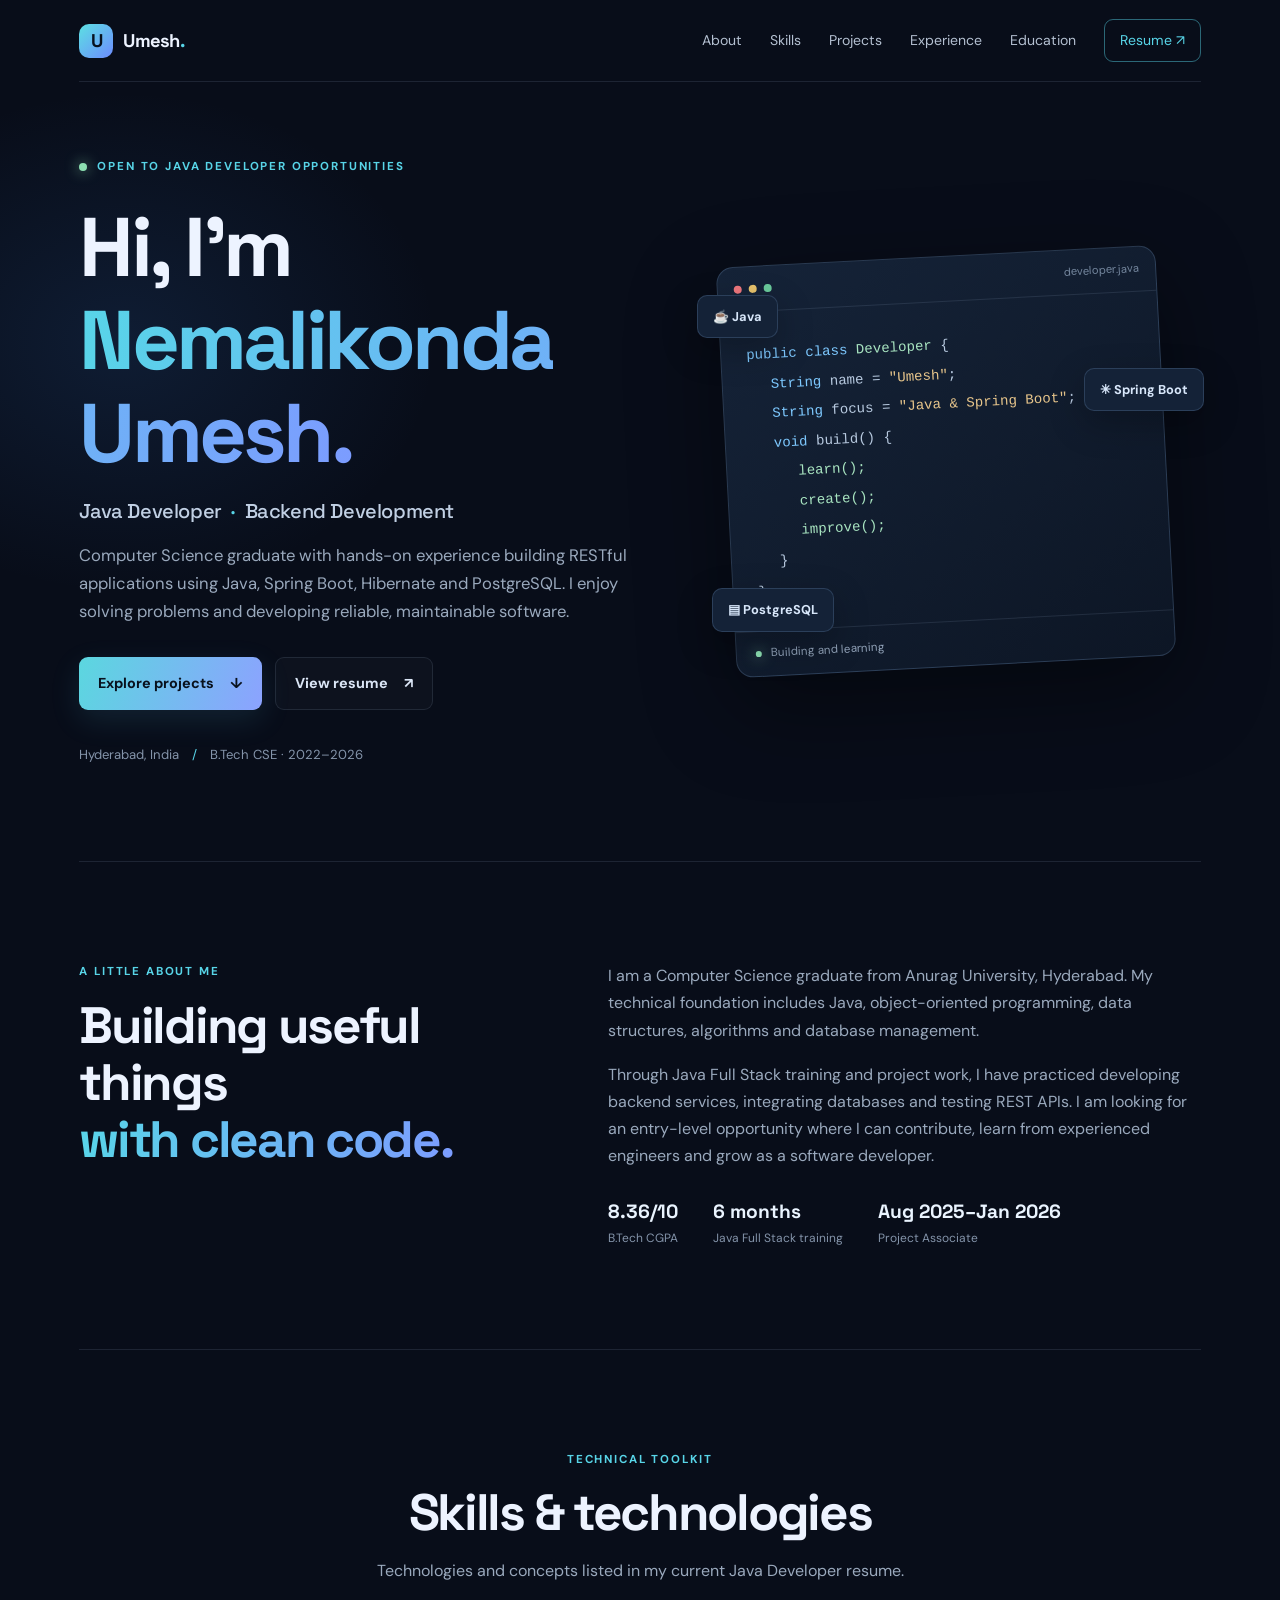
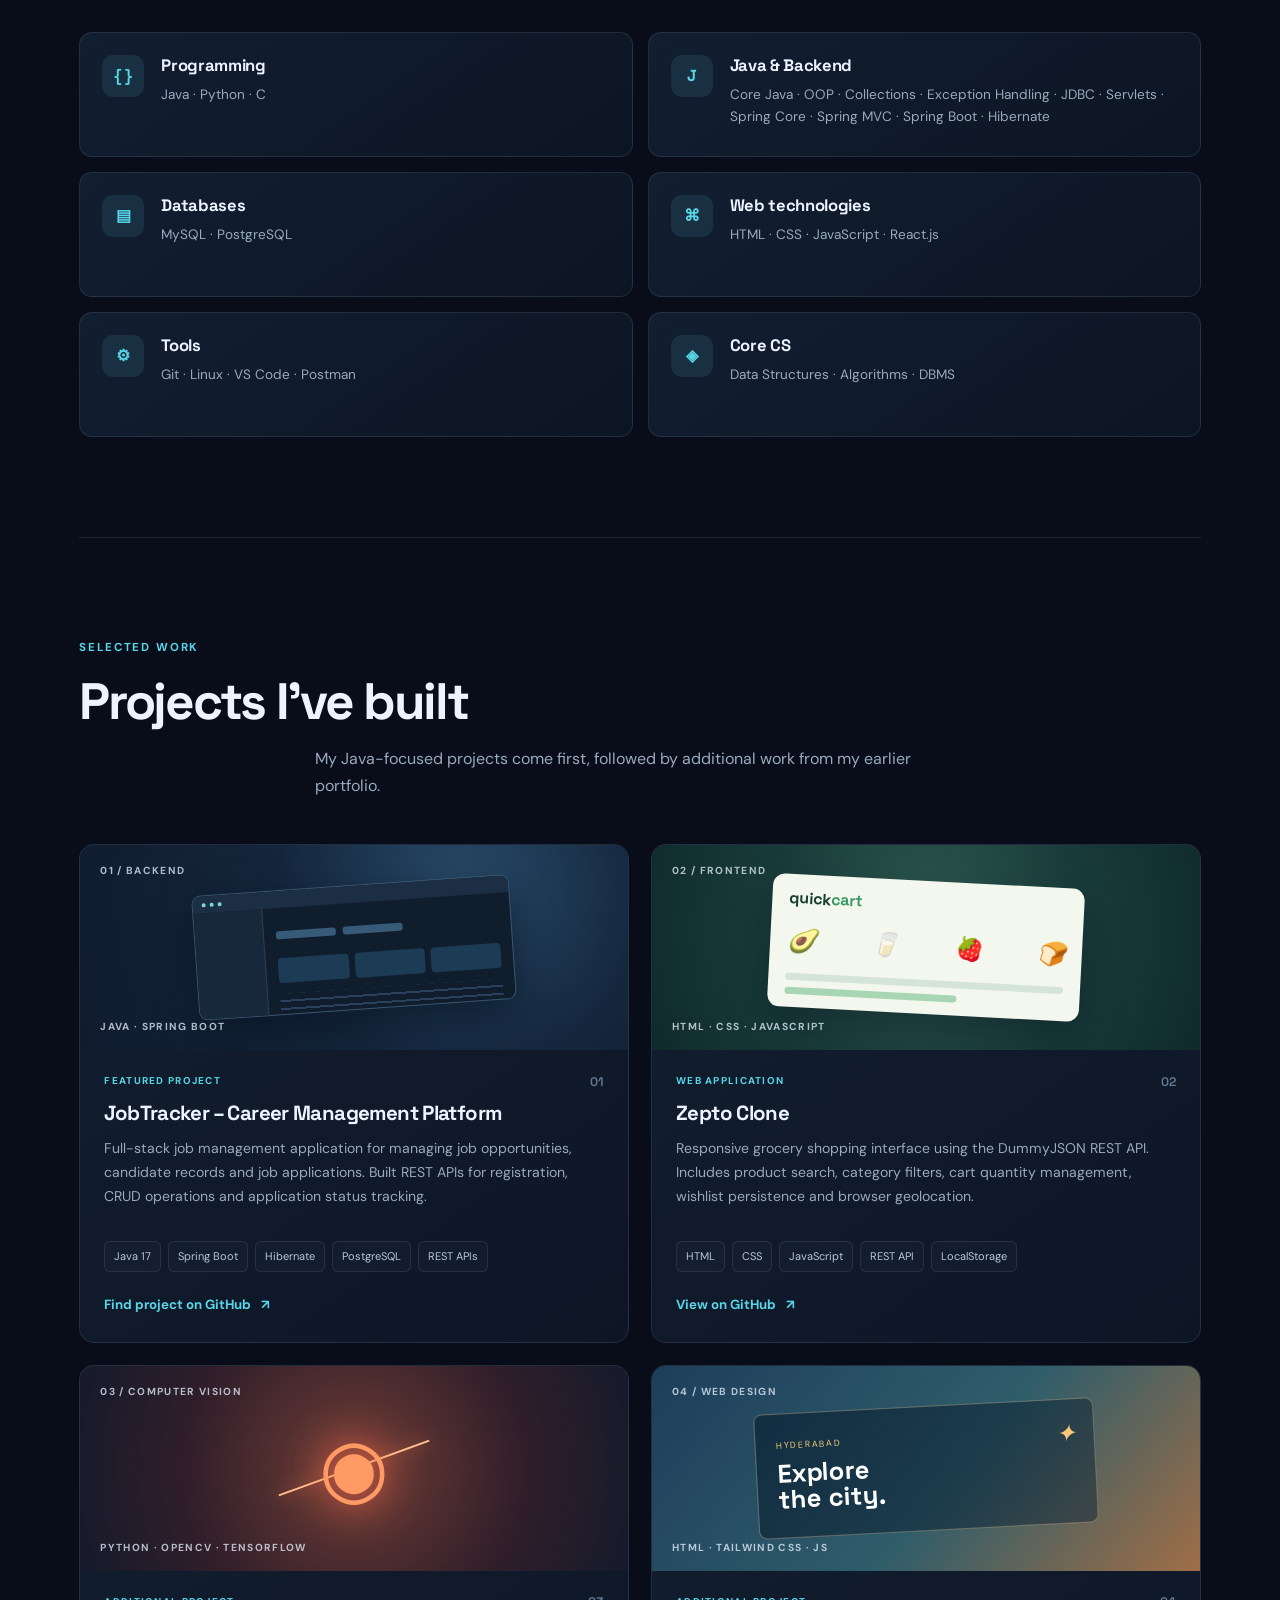
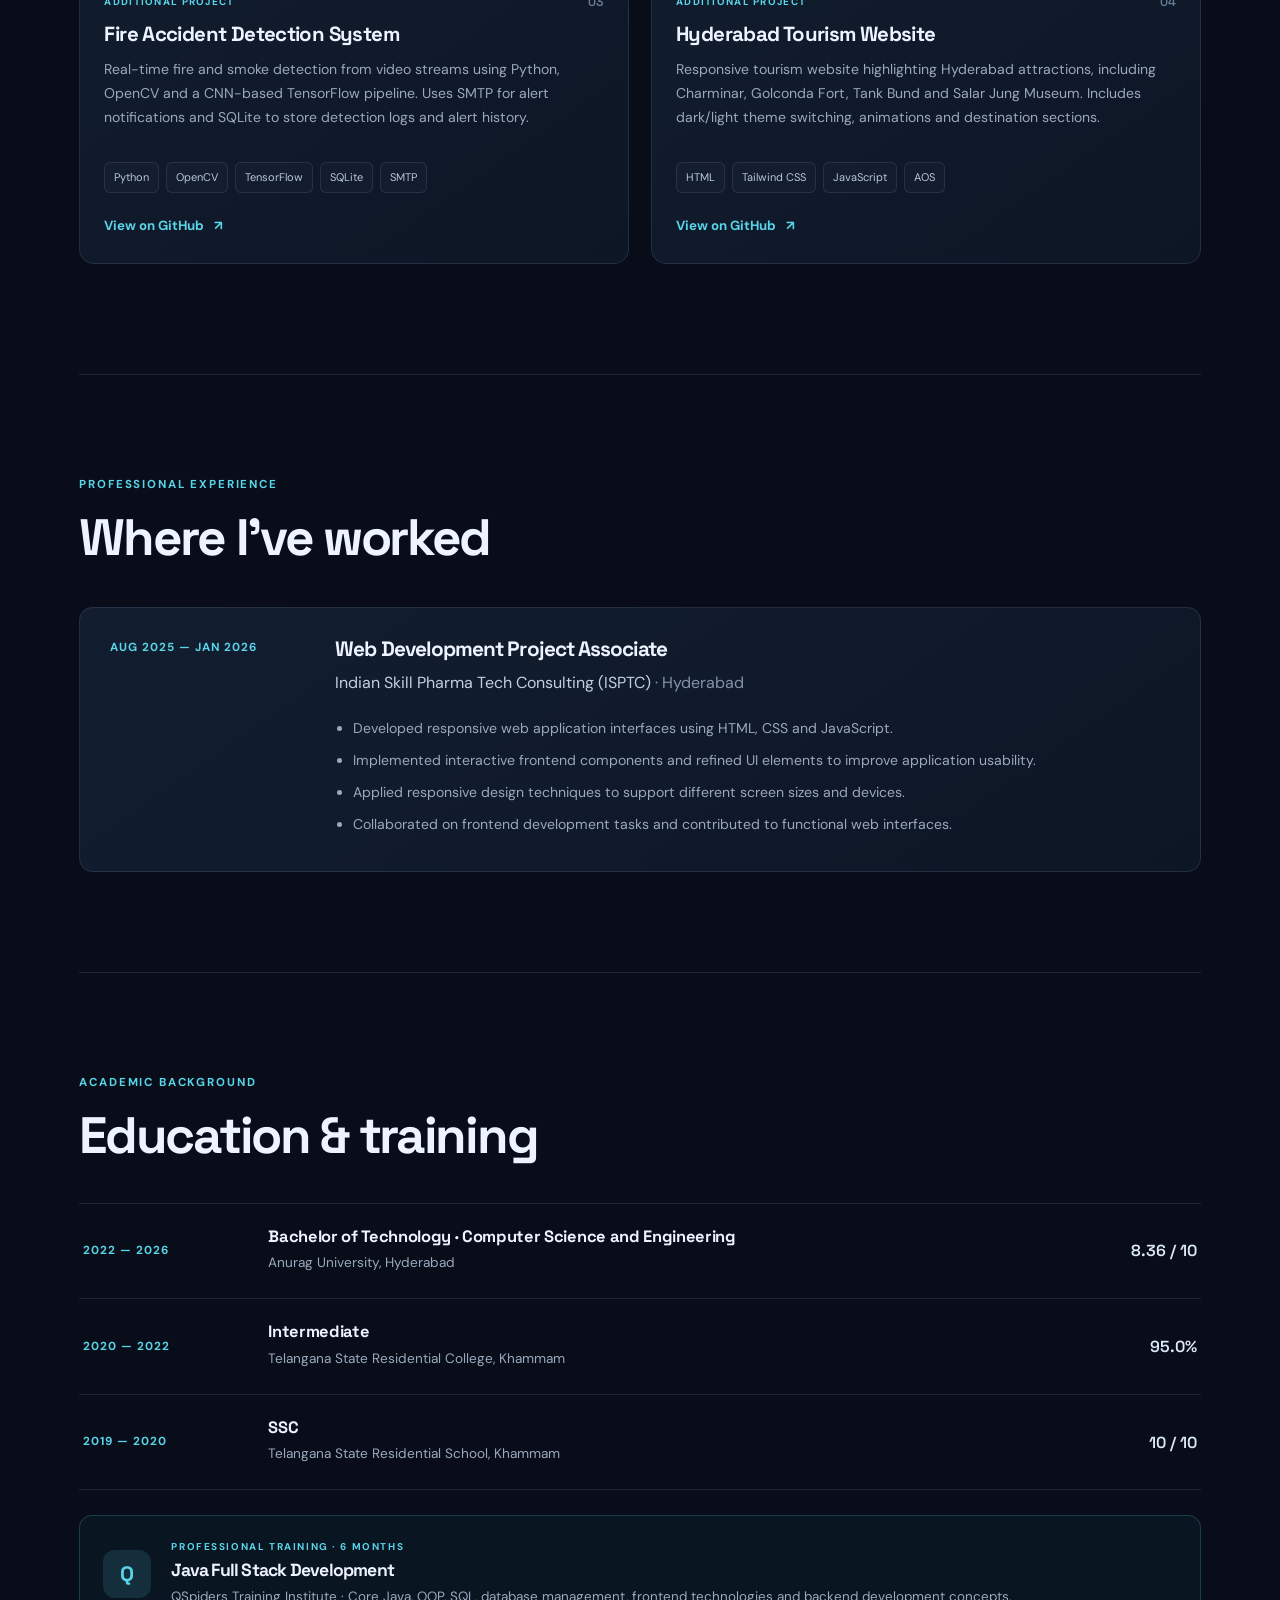
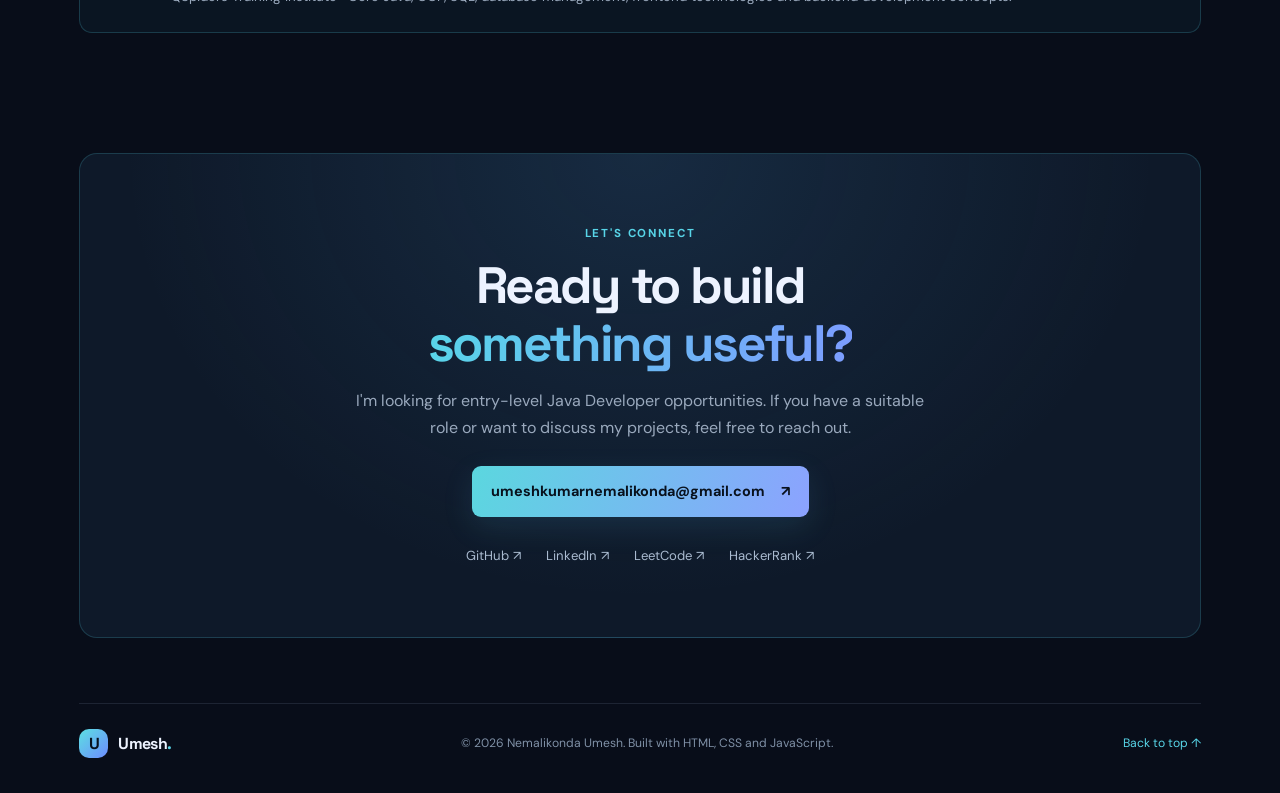
<file: index.html>
<!DOCTYPE html>
<html lang="en">
<head>
  <meta charset="UTF-8">
  <meta name="viewport" content="width=device-width, initial-scale=1.0">
  <meta name="description" content="Portfolio of Nemalikonda Umesh, Java Developer focused on Core Java, Spring Boot, REST APIs and PostgreSQL.">
  <meta name="theme-color" content="#080d19">
  <title>Nemalikonda Umesh | Java Developer</title>
  <link rel="icon" href="./favicon.svg" type="image/svg+xml">
  <link rel="preconnect" href="https://fonts.googleapis.com">
  <link rel="preconnect" href="https://fonts.gstatic.com" crossorigin>
  <link href="https://fonts.googleapis.com/css2?family=DM+Sans:wght@400;500;600;700&family=Space+Grotesk:wght@500;600;700&display=swap" rel="stylesheet">
  <link rel="stylesheet" href="index.css">
</head>
<body>
  <div class="site-shell">
    <nav class="navbar" aria-label="Main navigation">
      <a class="brand" href="#home"><span class="brand-mark">U</span><span>Umesh<span class="brand-dot">.</span></span></a>
      <div class="nav-links">
        <a href="#about">About</a>
        <a href="#skills">Skills</a>
        <a href="#projects">Projects</a>
        <a href="#experience">Experience</a>
        <a href="#education">Education</a>
        <a class="nav-resume" href="resume.html">Resume <span aria-hidden="true">↗</span></a>
      </div>
    </nav>

    <main>
      <section class="hero" id="home">
        <div class="hero-copy">
          <p class="eyebrow"><span class="status-dot"></span> OPEN TO JAVA DEVELOPER OPPORTUNITIES</p>
          <h1>Hi, I'm <span>Nemalikonda<br class="desktop-break"> Umesh.</span></h1>
          <h2>Java Developer <i>·</i> Backend Development</h2>
          <p class="hero-description">Computer Science graduate with hands-on experience building RESTful applications using Java, Spring Boot, Hibernate and PostgreSQL. I enjoy solving problems and developing reliable, maintainable software.</p>
          <div class="hero-actions">
            <a class="button button-primary" href="#projects">Explore projects <span aria-hidden="true">↓</span></a>
            <a class="button button-secondary" href="resume.html">View resume <span aria-hidden="true">↗</span></a>
          </div>
          <div class="hero-meta"><span>Hyderabad, India</span><span class="meta-separator">/</span><span>B.Tech CSE · 2022–2026</span></div>
        </div>
        <div class="hero-visual" aria-label="Java developer profile illustration">
          <div class="visual-glow"></div>
          <div class="code-window">
            <div class="window-bar"><span></span><span></span><span></span><small>developer.java</small></div>
            <div class="code-lines" aria-hidden="true">
              <p><b>public class</b> <em>Developer</em> {</p>
              <p class="indent"><b>String</b> name = <i>"Umesh"</i>;</p>
              <p class="indent"><b>String</b> focus = <i>"Java & Spring Boot"</i>;</p>
              <p class="indent"><b>void</b> build() {</p>
              <p class="indent double-indent">learn();</p>
              <p class="indent double-indent">create();</p>
              <p class="indent double-indent">improve();</p>
              <p class="indent">}</p>
              <p>}</p>
            </div>
            <div class="code-footer"><span class="pulse"></span> Building and learning</div>
          </div>
          <div class="floating-chip chip-java">☕ Java</div>
          <div class="floating-chip chip-spring">✳ Spring Boot</div>
          <div class="floating-chip chip-db">▤ PostgreSQL</div>
        </div>
      </section>

      <section class="section about-section" id="about">
        <div class="section-heading"><p class="eyebrow">A LITTLE ABOUT ME</p><h2>Building useful things<br><span>with clean code.</span></h2></div>
        <div class="about-content">
          <p>I am a Computer Science graduate from Anurag University, Hyderabad. My technical foundation includes Java, object-oriented programming, data structures, algorithms and database management.</p>
          <p>Through Java Full Stack training and project work, I have practiced developing backend services, integrating databases and testing REST APIs. I am looking for an entry-level opportunity where I can contribute, learn from experienced engineers and grow as a software developer.</p>
          <div class="about-facts"><div><strong>8.36/10</strong><span>B.Tech CGPA</span></div><div><strong>6 months</strong><span>Java Full Stack training</span></div><div><strong>Aug 2025–Jan 2026</strong><span>Project Associate</span></div></div>
        </div>
      </section>

      <section class="section" id="skills">
        <div class="section-heading centered"><p class="eyebrow">TECHNICAL TOOLKIT</p><h2>Skills & technologies</h2><p class="section-intro">Technologies and concepts listed in my current Java Developer resume.</p></div>
        <div class="skill-groups">
          <article class="skill-group"><div class="skill-icon">{ }</div><div><h3>Programming</h3><p>Java · Python · C</p></div></article>
          <article class="skill-group"><div class="skill-icon">J</div><div><h3>Java & Backend</h3><p>Core Java · OOP · Collections · Exception Handling · JDBC · Servlets · Spring Core · Spring MVC · Spring Boot · Hibernate</p></div></article>
          <article class="skill-group"><div class="skill-icon">▤</div><div><h3>Databases</h3><p>MySQL · PostgreSQL</p></div></article>
          <article class="skill-group"><div class="skill-icon">⌘</div><div><h3>Web technologies</h3><p>HTML · CSS · JavaScript · React.js</p></div></article>
          <article class="skill-group"><div class="skill-icon">⚙</div><div><h3>Tools</h3><p>Git · Linux · VS Code · Postman</p></div></article>
          <article class="skill-group"><div class="skill-icon">◈</div><div><h3>Core CS</h3><p>Data Structures · Algorithms · DBMS</p></div></article>
        </div>
      </section>

      <section class="section projects-section" id="projects">
        <div class="section-heading"><p class="eyebrow">SELECTED WORK</p><h2>Projects I've built</h2><p class="section-intro">My Java-focused projects come first, followed by additional work from my earlier portfolio.</p></div>
        <div class="projects-grid">
          <article class="project-card featured-project">
            <div class="project-art art-job"><span class="art-label">01 / BACKEND</span><div class="dashboard-art"><div class="dash-top"><i></i><i></i><i></i></div><div class="dash-layout"><div class="dash-side"></div><div class="dash-main"><b></b><b></b><div class="dash-row"><i></i><i></i><i></i></div><div class="dash-lines"></div></div></div></div><span class="art-tech">JAVA · SPRING BOOT</span></div>
            <div class="project-body"><div class="project-topline"><span class="project-type">FEATURED PROJECT</span><span class="project-number">01</span></div><h3>JobTracker – Career Management Platform</h3><p>Full-stack job management application for managing job opportunities, candidate records and job applications. Built REST APIs for registration, CRUD operations and application status tracking.</p><div class="tag-list"><span>Java 17</span><span>Spring Boot</span><span>Hibernate</span><span>PostgreSQL</span><span>REST APIs</span></div><a class="text-link" href="https://github.com/NemalikondaUmesh?tab=repositories" target="_blank" rel="noopener noreferrer">Find project on GitHub <span>↗</span></a></div>
          </article>
          <article class="project-card">
            <div class="project-art art-zepto"><span class="art-label">02 / FRONTEND</span><div class="grocery-art"><div class="grocery-head">quick<span>cart</span></div><div class="grocery-products"><i>🥑</i><i>🥛</i><i>🍓</i><i>🍞</i></div><div class="grocery-bar"></div><div class="grocery-bar short"></div></div><span class="art-tech">HTML · CSS · JAVASCRIPT</span></div>
            <div class="project-body"><div class="project-topline"><span class="project-type">WEB APPLICATION</span><span class="project-number">02</span></div><h3>Zepto Clone</h3><p>Responsive grocery shopping interface using the DummyJSON REST API. Includes product search, category filters, cart quantity management, wishlist persistence and browser geolocation.</p><div class="tag-list"><span>HTML</span><span>CSS</span><span>JavaScript</span><span>REST API</span><span>LocalStorage</span></div><a class="text-link" href="https://github.com/NemalikondaUmesh/Zepto-Clone" target="_blank" rel="noopener noreferrer">View on GitHub <span>↗</span></a></div>
          </article>
          <article class="project-card">
            <div class="project-art art-fire"><span class="art-label">03 / COMPUTER VISION</span><div class="fire-symbol">◉</div><div class="fire-scan"></div><span class="art-tech">PYTHON · OPENCV · TENSORFLOW</span></div>
            <div class="project-body"><div class="project-topline"><span class="project-type">ADDITIONAL PROJECT</span><span class="project-number">03</span></div><h3>Fire Accident Detection System</h3><p>Real-time fire and smoke detection from video streams using Python, OpenCV and a CNN-based TensorFlow pipeline. Uses SMTP for alert notifications and SQLite to store detection logs and alert history.</p><div class="tag-list"><span>Python</span><span>OpenCV</span><span>TensorFlow</span><span>SQLite</span><span>SMTP</span></div><a class="text-link" href="https://github.com/NemalikondaUmesh/FIRE-ACCIDENT-DETECTOR" target="_blank" rel="noopener noreferrer">View on GitHub <span>↗</span></a></div>
          </article>
          <article class="project-card">
            <div class="project-art art-travel"><span class="art-label">04 / WEB DESIGN</span><div class="travel-art"><span>HYDERABAD</span><b>Explore<br>the city.</b><i>✦</i></div><span class="art-tech">HTML · TAILWIND CSS · JS</span></div>
            <div class="project-body"><div class="project-topline"><span class="project-type">ADDITIONAL PROJECT</span><span class="project-number">04</span></div><h3>Hyderabad Tourism Website</h3><p>Responsive tourism website highlighting Hyderabad attractions, including Charminar, Golconda Fort, Tank Bund and Salar Jung Museum. Includes dark/light theme switching, animations and destination sections.</p><div class="tag-list"><span>HTML</span><span>Tailwind CSS</span><span>JavaScript</span><span>AOS</span></div><a class="text-link" href="https://github.com/NemalikondaUmesh/Tourist-website" target="_blank" rel="noopener noreferrer">View on GitHub <span>↗</span></a></div>
          </article>
        </div>
      </section>

      <section class="section experience-section" id="experience">
        <div class="section-heading"><p class="eyebrow">PROFESSIONAL EXPERIENCE</p><h2>Where I've worked</h2></div>
        <article class="experience-card"><div class="experience-date">AUG 2025 — JAN 2026</div><div class="experience-main"><h3>Web Development Project Associate</h3><p class="company">Indian Skill Pharma Tech Consulting (ISPTC) <span>· Hyderabad</span></p><ul><li>Developed responsive web application interfaces using HTML, CSS and JavaScript.</li><li>Implemented interactive frontend components and refined UI elements to improve application usability.</li><li>Applied responsive design techniques to support different screen sizes and devices.</li><li>Collaborated on frontend development tasks and contributed to functional web interfaces.</li></ul></div></article>
      </section>

      <section class="section education-section" id="education">
        <div class="section-heading"><p class="eyebrow">ACADEMIC BACKGROUND</p><h2>Education & training</h2></div>
        <div class="education-list">
          <article class="education-item"><div class="education-year">2022 — 2026</div><div><h3>Bachelor of Technology · Computer Science and Engineering</h3><p>Anurag University, Hyderabad</p></div><strong>8.36 / 10</strong></article>
          <article class="education-item"><div class="education-year">2020 — 2022</div><div><h3>Intermediate</h3><p>Telangana State Residential College, Khammam</p></div><strong>95.0%</strong></article>
          <article class="education-item"><div class="education-year">2019 — 2020</div><div><h3>SSC</h3><p>Telangana State Residential School, Khammam</p></div><strong>10 / 10</strong></article>
        </div>
        <div class="training-card"><div class="training-mark">Q</div><div><p class="eyebrow">PROFESSIONAL TRAINING · 6 MONTHS</p><h3>Java Full Stack Development</h3><p>QSpiders Training Institute · Core Java, OOP, SQL, database management, frontend technologies and backend development concepts.</p></div></div>
      </section>

      <section class="contact-section" id="contact">
        <p class="eyebrow">LET'S CONNECT</p><h2>Ready to build<br><span>something useful?</span></h2><p>I'm looking for entry-level Java Developer opportunities. If you have a suitable role or want to discuss my projects, feel free to reach out.</p>
        <a class="button button-primary contact-email" href="mailto:umeshkumarnemalikonda@gmail.com">umeshkumarnemalikonda@gmail.com <span>↗</span></a>
        <div class="social-links"><a href="https://github.com/NemalikondaUmesh" target="_blank" rel="noopener noreferrer">GitHub ↗</a><a href="https://www.linkedin.com/in/nemalikonda-umesh/" target="_blank" rel="noopener noreferrer">LinkedIn ↗</a><a href="https://leetcode.com/u/Umeshnemalikonda/" target="_blank" rel="noopener noreferrer">LeetCode ↗</a><a href="https://www.hackerrank.com/profile/22eg105n39" target="_blank" rel="noopener noreferrer">HackerRank ↗</a></div>
      </section>
    </main>
    <footer><a class="brand" href="#home"><span class="brand-mark">U</span><span>Umesh<span class="brand-dot">.</span></span></a><p>© 2026 Nemalikonda Umesh. Built with HTML, CSS and JavaScript.</p><a href="#home">Back to top ↑</a></footer>
  </div>
</body>
</html>
</file>
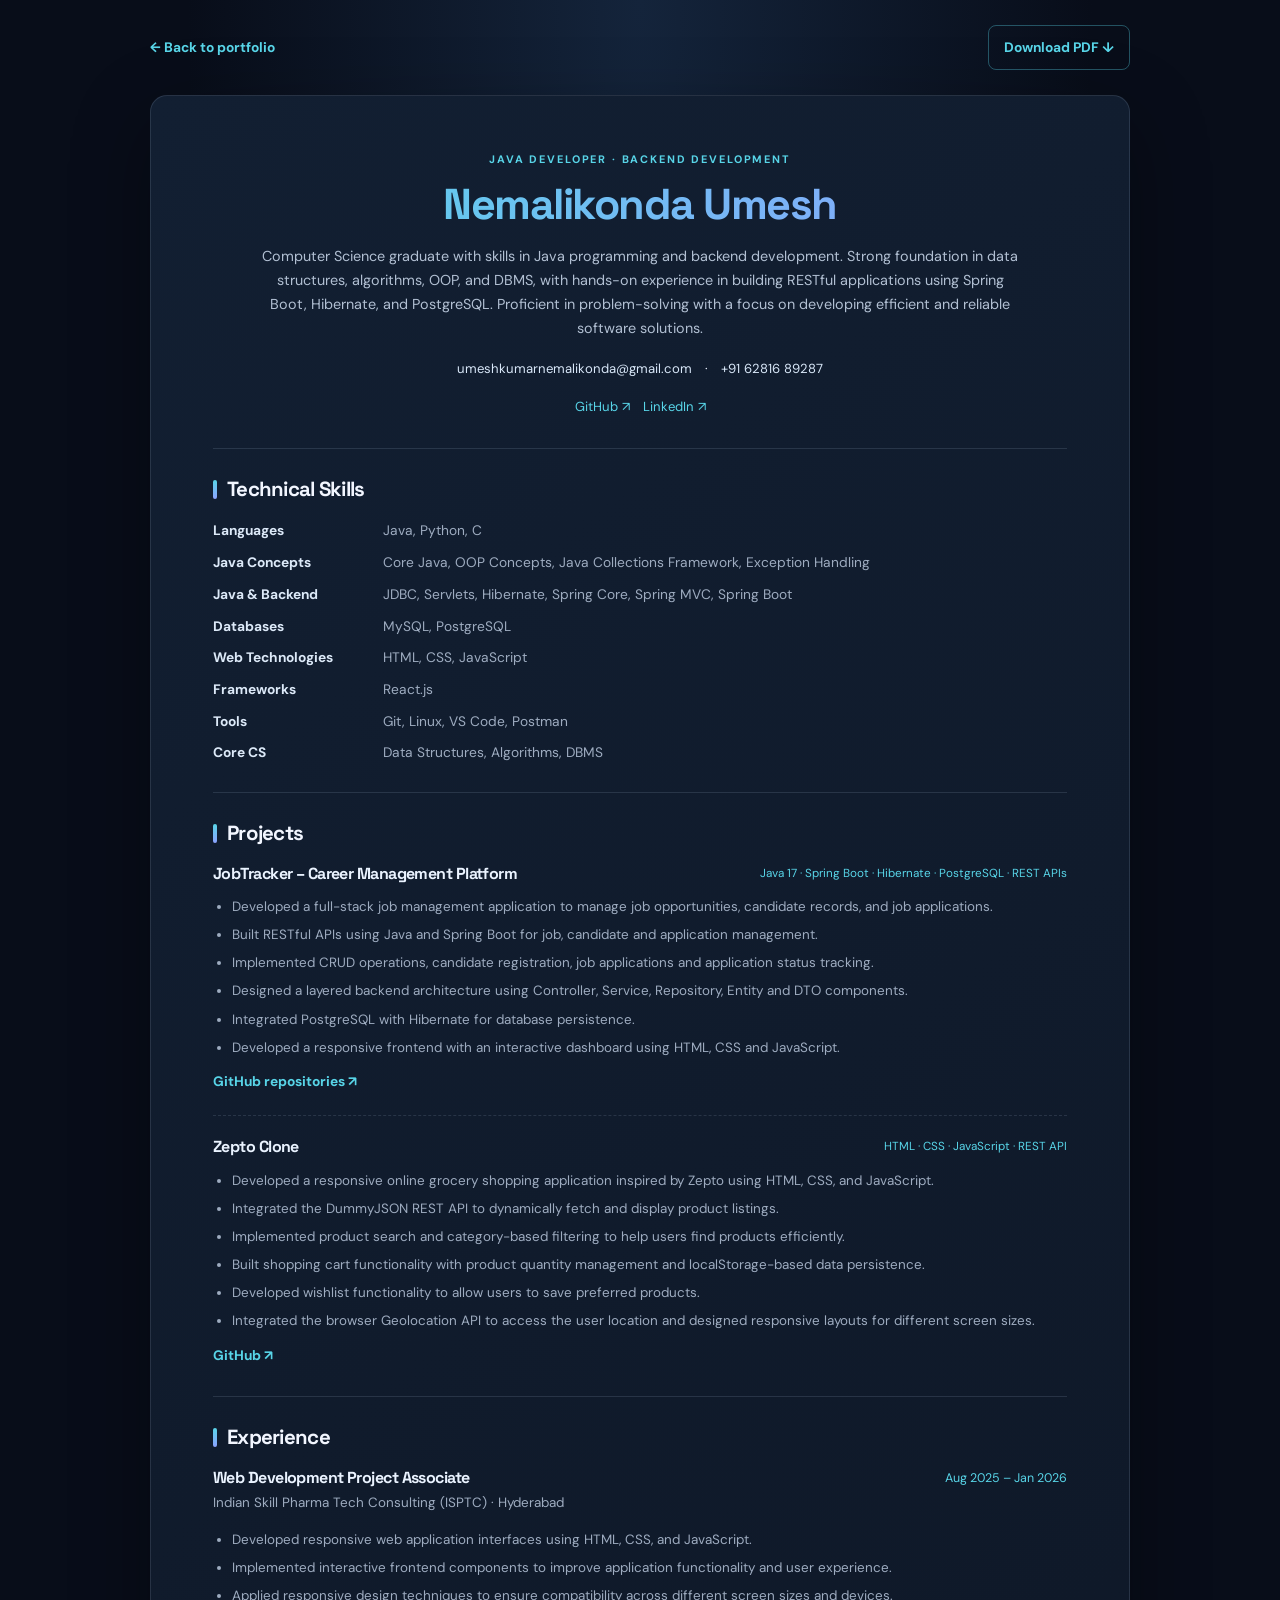
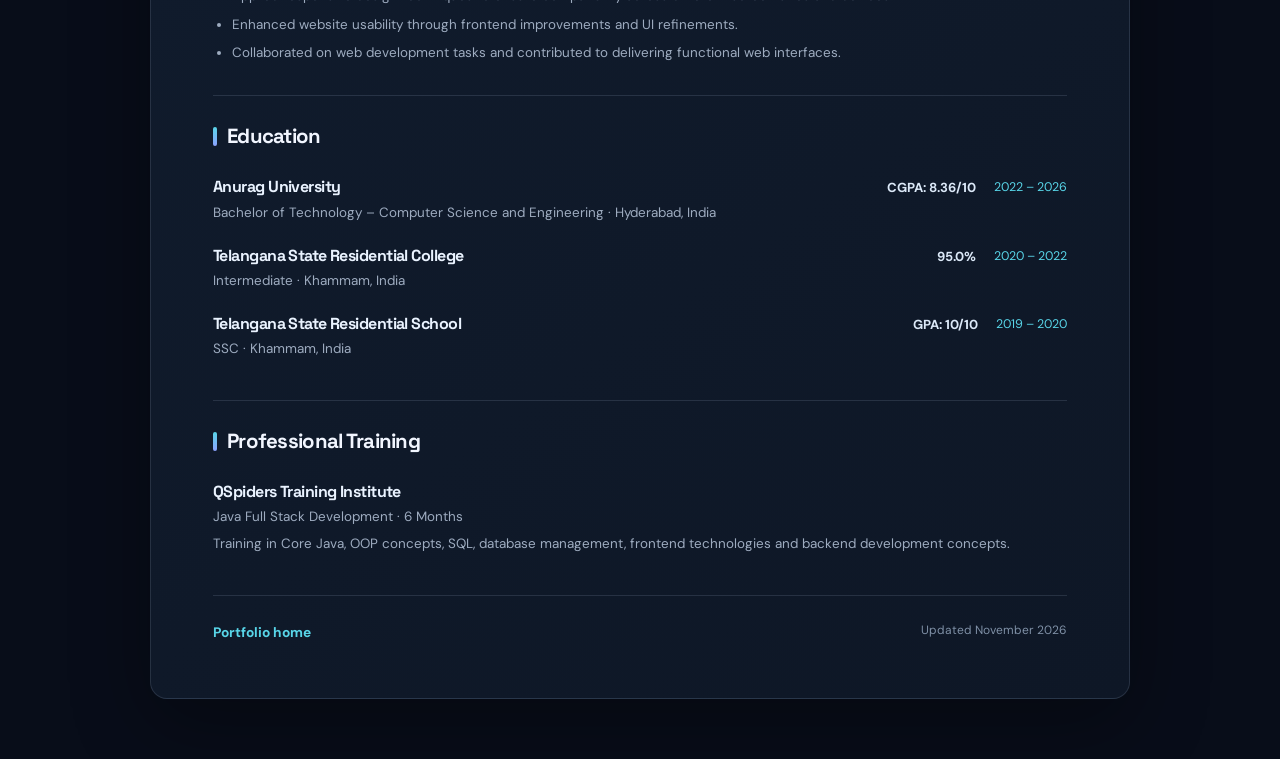
<file: resume.html>
<!DOCTYPE html>
<html lang="en">
<head>
  <meta charset="UTF-8">
  <meta name="viewport" content="width=device-width, initial-scale=1.0">
  <meta name="description" content="Resume of Nemalikonda Umesh, Java Developer.">
  <meta name="theme-color" content="#080d19">
  <title>Resume | Nemalikonda Umesh</title>
  <link rel="icon" href="./favicon.svg" type="image/svg+xml">
  <link rel="preconnect" href="https://fonts.googleapis.com">
  <link rel="preconnect" href="https://fonts.gstatic.com" crossorigin>
  <link href="https://fonts.googleapis.com/css2?family=DM+Sans:wght@400;500;600;700&family=Space+Grotesk:wght@500;600;700&display=swap" rel="stylesheet">
  <link rel="stylesheet" href="resume.css">
</head>
<body>
  <div class="resume-shell">
    <nav class="resume-nav"><a href="index.html">← Back to portfolio</a><a class="download-link" href="./NEMALIKONDA%20UMESH.pdf" download>Download PDF ↓</a></nav>
    <main class="resume-paper">
      <header class="resume-header">
        <p class="eyebrow">JAVA DEVELOPER · BACKEND DEVELOPMENT</p>
        <h1>Nemalikonda Umesh</h1>
        <p class="summary">Computer Science graduate with skills in Java programming and backend development. Strong foundation in data structures, algorithms, OOP, and DBMS, with hands-on experience in building RESTful applications using Spring Boot, Hibernate, and PostgreSQL. Proficient in problem-solving with a focus on developing efficient and reliable software solutions.</p>
        <div class="contact-row"><a href="mailto:umeshkumarnemalikonda@gmail.com">umeshkumarnemalikonda@gmail.com</a><span>·</span><a href="tel:+916281689287">+91 62816 89287</a></div>
        <div class="contact-row links"><a href="https://github.com/NemalikondaUmesh" target="_blank" rel="noopener noreferrer">GitHub ↗</a><a href="https://www.linkedin.com/in/nemalikonda-umesh/" target="_blank" rel="noopener noreferrer">LinkedIn ↗</a></div>
      </header>

      <section class="resume-section"><h2>Technical Skills</h2><div class="skill-lines">
        <p><strong>Languages</strong><span>Java, Python, C</span></p>
        <p><strong>Java Concepts</strong><span>Core Java, OOP Concepts, Java Collections Framework, Exception Handling</span></p>
        <p><strong>Java & Backend</strong><span>JDBC, Servlets, Hibernate, Spring Core, Spring MVC, Spring Boot</span></p>
        <p><strong>Databases</strong><span>MySQL, PostgreSQL</span></p>
        <p><strong>Web Technologies</strong><span>HTML, CSS, JavaScript</span></p>
        <p><strong>Frameworks</strong><span>React.js</span></p>
        <p><strong>Tools</strong><span>Git, Linux, VS Code, Postman</span></p>
        <p><strong>Core CS</strong><span>Data Structures, Algorithms, DBMS</span></p>
      </div></section>

      <section class="resume-section"><h2>Projects</h2>
        <article class="resume-project"><div class="project-heading"><h3>JobTracker – Career Management Platform</h3><span>Java 17 · Spring Boot · Hibernate · PostgreSQL · REST APIs</span></div><ul><li>Developed a full-stack job management application to manage job opportunities, candidate records, and job applications.</li><li>Built RESTful APIs using Java and Spring Boot for job, candidate and application management.</li><li>Implemented CRUD operations, candidate registration, job applications and application status tracking.</li><li>Designed a layered backend architecture using Controller, Service, Repository, Entity and DTO components.</li><li>Integrated PostgreSQL with Hibernate for database persistence.</li><li>Developed a responsive frontend with an interactive dashboard using HTML, CSS and JavaScript.</li></ul><a href="https://github.com/NemalikondaUmesh?tab=repositories" target="_blank" rel="noopener noreferrer">GitHub repositories ↗</a></article>
        <article class="resume-project"><div class="project-heading"><h3>Zepto Clone</h3><span>HTML · CSS · JavaScript · REST API</span></div><ul><li>Developed a responsive online grocery shopping application inspired by Zepto using HTML, CSS, and JavaScript.</li><li>Integrated the DummyJSON REST API to dynamically fetch and display product listings.</li><li>Implemented product search and category-based filtering to help users find products efficiently.</li><li>Built shopping cart functionality with product quantity management and localStorage-based data persistence.</li><li>Developed wishlist functionality to allow users to save preferred products.</li><li>Integrated the browser Geolocation API to access the user location and designed responsive layouts for different screen sizes.</li></ul><a href="https://github.com/NemalikondaUmesh/Zepto-Clone" target="_blank" rel="noopener noreferrer">GitHub ↗</a></article>
      </section>

      <section class="resume-section"><h2>Experience</h2><article class="experience-entry"><div class="entry-heading"><div><h3>Web Development Project Associate</h3><p>Indian Skill Pharma Tech Consulting (ISPTC) · Hyderabad</p></div><time>Aug 2025 – Jan 2026</time></div><ul><li>Developed responsive web application interfaces using HTML, CSS, and JavaScript.</li><li>Implemented interactive frontend components to improve application functionality and user experience.</li><li>Applied responsive design techniques to ensure compatibility across different screen sizes and devices.</li><li>Enhanced website usability through frontend improvements and UI refinements.</li><li>Collaborated on web development tasks and contributed to delivering functional web interfaces.</li></ul></article></section>

      <section class="resume-section"><h2>Education</h2><div class="education-entry"><div><h3>Anurag University</h3><p>Bachelor of Technology – Computer Science and Engineering · Hyderabad, India</p></div><strong>CGPA: 8.36/10</strong><time>2022 – 2026</time></div><div class="education-entry"><div><h3>Telangana State Residential College</h3><p>Intermediate · Khammam, India</p></div><strong>95.0%</strong><time>2020 – 2022</time></div><div class="education-entry"><div><h3>Telangana State Residential School</h3><p>SSC · Khammam, India</p></div><strong>GPA: 10/10</strong><time>2019 – 2020</time></div></section>

      <section class="resume-section training-section"><h2>Professional Training</h2><div class="education-entry"><div><h3>QSpiders Training Institute</h3><p>Java Full Stack Development · 6 Months</p><p>Training in Core Java, OOP concepts, SQL, database management, frontend technologies and backend development concepts.</p></div></div></section>
      <footer class="resume-footer"><a href="index.html">Portfolio home</a><span>Updated November 2026</span></footer>
    </main>
  </div>
</body>
</html>
</file>
<file: index.css>
:root{--bg:#080d19;--panel:#101827;--panel2:#131f31;--text:#edf3ff;--muted:#9aa9bd;--line:rgba(173,194,220,.13);--cyan:#58d5e8;--blue:#7c9cff;--green:#8de0b2;--font:'DM Sans',sans-serif;--display:'Space Grotesk',sans-serif}
*{box-sizing:border-box;margin:0;padding:0}html{scroll-behavior:smooth;scroll-padding-top:90px}body{background:var(--bg);color:var(--text);font-family:var(--font);line-height:1.7;overflow-x:hidden}a{color:inherit;text-decoration:none}.site-shell{max-width:1440px;margin:auto;padding:0 6.2%}.navbar{height:82px;display:flex;align-items:center;justify-content:space-between;border-bottom:1px solid var(--line);position:relative;z-index:5}.brand{display:inline-flex;align-items:center;gap:10px;font:700 1.15rem var(--display);letter-spacing:-.04em}.brand-mark{width:34px;height:34px;display:grid;place-items:center;border-radius:10px;background:linear-gradient(135deg,#5ce0e2,#6d8cff);color:#07111e;font-weight:700}.brand-dot{color:var(--cyan)}.nav-links{display:flex;align-items:center;gap:28px}.nav-links a{font-size:.88rem;color:#b4c0d1;transition:color .2s}.nav-links a:hover,.social-links a:hover{color:var(--cyan)}.nav-links .nav-resume{border:1px solid rgba(88,213,232,.45);padding:9px 15px;border-radius:9px;color:var(--cyan)}.hero{min-height:650px;display:grid;grid-template-columns:1.05fr .95fr;align-items:center;gap:50px;padding:75px 0 95px;position:relative}.hero:before{content:"";position:absolute;inset:0 auto auto -25%;width:650px;height:520px;background:radial-gradient(ellipse,rgba(51,111,191,.16),transparent 68%);pointer-events:none}.hero-copy{position:relative;z-index:1}.eyebrow{font-size:.72rem;font-weight:700;letter-spacing:.16em;color:var(--cyan);text-transform:uppercase}.hero .eyebrow{display:flex;align-items:center;gap:10px;margin-bottom:24px}.status-dot,.pulse{width:8px;height:8px;border-radius:50%;background:var(--green);box-shadow:0 0 14px rgba(141,224,178,.8)}h1,h2,h3{font-family:var(--display);line-height:1.12;letter-spacing:-.045em}.hero h1{font-size:clamp(3.3rem,6.5vw,5.6rem);font-weight:700}.hero h1 span,.section-heading h2 span,.contact-section h2 span{background:linear-gradient(100deg,var(--cyan),var(--blue));-webkit-background-clip:text;background-clip:text;color:transparent}.hero h2{font-size:1.25rem;color:#c1d0e4;font-weight:500;letter-spacing:-.02em;margin:20px 0 18px}.hero h2 i{font-style:normal;color:var(--cyan);padding:0 5px}.hero-description{max-width:600px;color:var(--muted);font-size:1.04rem}.hero-actions{display:flex;gap:13px;margin-top:32px;flex-wrap:wrap}.button{display:inline-flex;align-items:center;gap:16px;padding:13px 19px;border-radius:9px;font-size:.9rem;font-weight:700;transition:transform .2s,box-shadow .2s}.button:hover{transform:translateY(-3px)}.button-primary{background:linear-gradient(110deg,#5bd7df,#8ca2ff);color:#08111d;box-shadow:0 10px 30px rgba(83,187,221,.13)}.button-secondary{border:1px solid var(--line);color:#dbe6f6;background:rgba(255,255,255,.025)}.hero-meta{display:flex;gap:13px;align-items:center;color:#8494aa;font-size:.82rem;margin-top:34px}.meta-separator{color:var(--cyan)}.hero-visual{height:440px;display:grid;place-items:center;position:relative}.visual-glow{position:absolute;width:370px;height:370px;border-radius:50%;background:radial-gradient(circle,rgba(65,139,201,.2),rgba(86,98,183,.08) 45%,transparent 70%);filter:blur(8px)}.code-window{width:min(100%,440px);position:relative;background:linear-gradient(145deg,#152338,#0d1625);border:1px solid rgba(144,183,229,.2);border-radius:17px;box-shadow:0 30px 90px rgba(0,0,0,.42);overflow:hidden;transform:rotate(-3deg)}.window-bar{height:45px;display:flex;align-items:center;gap:7px;padding:0 16px;border-bottom:1px solid var(--line);color:#74869d}.window-bar>span{width:8px;height:8px;border-radius:50%;background:#ef777d}.window-bar>span:nth-child(2){background:#e8c36c}.window-bar>span:nth-child(3){background:#69c99b}.window-bar small{margin-left:auto;font-size:.7rem}.code-lines{padding:29px 25px 24px;font:500 .88rem/2.1 ui-monospace,SFMono-Regular,Consolas,monospace;color:#b7c9df}.code-lines p{white-space:nowrap}.code-lines b{color:#7ec9ff;font-weight:500}.code-lines em{color:#a8e4c0;font-style:normal}.code-lines i{color:#e7c58b;font-style:normal}.code-lines .indent{padding-left:23px}.code-lines .double-indent{padding-left:46px;color:#a8e4c0}.code-footer{padding:12px 19px;border-top:1px solid var(--line);font-size:.72rem;color:#91a2b8;display:flex;gap:9px;align-items:center}.code-footer .pulse{width:6px;height:6px}.floating-chip{position:absolute;background:#142237;border:1px solid rgba(137,181,229,.2);padding:10px 15px;border-radius:10px;color:#d8e7fa;font-size:.8rem;font-weight:700;box-shadow:0 12px 35px rgba(0,0,0,.25)}.chip-java{top:53px;left:5px}.chip-spring{right:-3px;top:126px}.chip-db{bottom:50px;left:20px}.section{padding:100px 0;border-top:1px solid var(--line)}.about-section{display:grid;grid-template-columns:.85fr 1.15fr;gap:90px}.section-heading h2,.contact-section h2{font-size:clamp(2.4rem,4vw,3.55rem);margin-top:15px}.about-content>p{color:var(--muted);margin-bottom:17px;font-size:1rem}.about-facts{display:flex;gap:35px;margin-top:30px;flex-wrap:wrap}.about-facts div{display:flex;flex-direction:column}.about-facts strong{font:700 1.2rem var(--display);color:#eaf4ff}.about-facts span{font-size:.75rem;color:#8494aa;margin-top:4px}.centered{text-align:center}.section-intro{color:var(--muted);max-width:650px;margin:15px auto 0}.skill-groups{display:grid;grid-template-columns:repeat(2,1fr);gap:15px;margin-top:48px}.skill-group{display:flex;gap:17px;padding:22px;background:linear-gradient(145deg,rgba(20,33,52,.9),rgba(13,22,36,.9));border:1px solid var(--line);border-radius:13px;min-height:125px}.skill-icon{flex:0 0 42px;width:42px;height:42px;display:grid;place-items:center;border-radius:11px;background:rgba(88,213,232,.1);color:var(--cyan);font:700 1rem var(--display)}.skill-group h3{font-size:1.04rem;letter-spacing:-.02em;margin:2px 0 8px}.skill-group p{font-size:.85rem;color:var(--muted);line-height:1.65}.projects-section{padding-bottom:110px}.projects-grid{display:grid;grid-template-columns:repeat(2,1fr);gap:22px;margin-top:45px}.project-card{overflow:hidden;border:1px solid var(--line);border-radius:15px;background:linear-gradient(145deg,#121e30,#0d1625);transition:transform .25s,border-color .25s}.project-card:hover{transform:translateY(-5px);border-color:rgba(88,213,232,.35)}.project-art{height:205px;position:relative;overflow:hidden;display:grid;place-items:center}.art-label,.art-tech{position:absolute;left:20px;font-size:.64rem;letter-spacing:.13em;font-weight:700;color:rgba(229,241,255,.75)}.art-label{top:17px}.art-tech{bottom:15px}.art-job{background:radial-gradient(circle at 70% 20%,#294b6a,#14263c 45%,#101b2d)}.dashboard-art{width:58%;height:125px;background:#101d2d;border:1px solid rgba(131,190,229,.35);border-radius:9px;box-shadow:0 15px 40px #07101e99;transform:rotate(-4deg);overflow:hidden}.dash-top{height:17px;background:#1b2e43;display:flex;gap:4px;align-items:center;padding-left:9px}.dash-top i{width:4px;height:4px;border-radius:50%;background:#7dd4dc}.dash-layout{display:flex;height:108px}.dash-side{width:22%;background:#17283b;border-right:1px solid #2a4055}.dash-main{padding:12px;width:78%}.dash-main>b{display:inline-block;width:27%;height:8px;margin-right:7px;border-radius:3px;background:#365a78}.dash-row{display:flex;gap:6px;margin:11px 0}.dash-row i{height:25px;flex:1;border-radius:4px;background:#1c3c56}.dash-lines{height:25px;background:repeating-linear-gradient(to bottom,transparent 0 6px,#29415a 6px 8px)}.art-zepto{background:radial-gradient(circle at 50% 40%,#315d53,#183b39 55%,#102a2b)}.grocery-art{width:57%;padding:13px 17px;background:#f3f7ed;border-radius:12px;box-shadow:0 15px 40px #07101e66;transform:rotate(3deg)}.grocery-head{font:700 1rem var(--display);color:#183d34}.grocery-head span{color:#3b9b67}.grocery-products{display:flex;justify-content:space-between;margin:13px 0;font-size:1.45rem}.grocery-bar{height:7px;width:100%;background:#d4e4d8;border-radius:5px;margin-top:7px}.grocery-bar.short{width:62%;background:#a8d6b4}.art-fire{background:radial-gradient(circle at center,#703d35,#301e2a 58%,#151a2b)}.fire-symbol{font-size:5rem;color:#ff9a64;text-shadow:0 0 45px #ff6b4b;z-index:1}.fire-scan{position:absolute;width:160px;height:2px;background:#ffc28d;box-shadow:0 0 18px #ff825a;transform:rotate(-20deg)}.art-travel{background:linear-gradient(130deg,#1d3e5b,#305d6a 55%,#a06e46)}.travel-art{width:62%;height:125px;padding:17px 20px;border:1px solid #f6d8a555;background:linear-gradient(130deg,#0d2436bb,#0d243677);border-radius:8px;transform:rotate(-3deg);display:flex;flex-direction:column;justify-content:center}.travel-art span{font-size:.55rem;letter-spacing:.2em;color:#f7c977}.travel-art b{font:700 1.6rem/1.05 var(--display);color:#fff;margin-top:7px}.travel-art i{position:absolute;right:17px;top:14px;color:#f7c977;font-size:1.5rem}.project-body{padding:23px 24px 25px}.project-topline{display:flex;justify-content:space-between;align-items:center;margin-bottom:12px}.project-type{font-size:.62rem;letter-spacing:.13em;color:var(--cyan);font-weight:700}.project-number{font:600 .78rem var(--display);color:#667b95}.project-body h3{font-size:1.28rem;letter-spacing:-.03em;margin-bottom:12px}.project-body>p{font-size:.88rem;color:var(--muted);min-height:86px}.tag-list{display:flex;flex-wrap:wrap;gap:7px;margin:18px 0}.tag-list span{font-size:.69rem;color:#b8c8dc;padding:5px 9px;border:1px solid var(--line);border-radius:6px;background:#ffffff05}.text-link{display:inline-flex;gap:10px;align-items:center;color:var(--cyan);font-size:.83rem;font-weight:700;margin-top:4px}.text-link:hover{color:#fff}.experience-card{display:grid;grid-template-columns:190px 1fr;gap:35px;margin-top:40px;padding:30px;border:1px solid var(--line);background:linear-gradient(145deg,#121e30,#0d1625);border-radius:14px}.experience-date,.education-year{font-size:.73rem;letter-spacing:.08em;color:var(--cyan);font-weight:700}.experience-main h3{font-size:1.3rem}.company{color:#c3d0e1;margin:8px 0 17px}.company span{color:#8394aa}.experience-main ul{padding-left:18px;color:var(--muted);font-size:.88rem}.experience-main li{padding:4px 0}.education-list{margin-top:38px;border-top:1px solid var(--line)}.education-item{display:grid;grid-template-columns:160px 1fr 110px;gap:25px;align-items:center;padding:24px 4px;border-bottom:1px solid var(--line)}.education-item h3{font-size:1.03rem;letter-spacing:-.02em}.education-item p{font-size:.85rem;color:var(--muted);margin-top:5px}.education-item>strong{text-align:right;color:#dce9f8;font:600 1rem var(--display)}.training-card{display:flex;align-items:center;gap:20px;margin-top:25px;padding:23px;border:1px solid rgba(88,213,232,.2);border-radius:13px;background:rgba(31,75,91,.14)}.training-mark{width:48px;height:48px;display:grid;place-items:center;border-radius:12px;background:rgba(88,213,232,.13);color:var(--cyan);font:700 1.3rem var(--display)}.training-card .eyebrow{font-size:.62rem}.training-card h3{font-size:1.1rem;margin:5px 0}.training-card p:last-child{color:var(--muted);font-size:.84rem}.contact-section{margin:20px 0 65px;padding:70px 30px;text-align:center;border:1px solid rgba(88,213,232,.18);border-radius:18px;background:radial-gradient(ellipse at top,rgba(66,130,184,.17),transparent 65%),#0e1929}.contact-section h2{margin:14px 0}.contact-section>p:not(.eyebrow){max-width:580px;margin:15px auto 25px;color:var(--muted)}.contact-email{margin-bottom:28px}.social-links{display:flex;justify-content:center;gap:25px;flex-wrap:wrap}.social-links a{font-size:.82rem;color:#aabbd0}footer{display:flex;align-items:center;justify-content:space-between;gap:20px;padding:25px 0 35px;border-top:1px solid var(--line);color:#7f90a6;font-size:.76rem}footer .brand{color:var(--text);font-size:1rem}footer .brand-mark{width:29px;height:29px}footer>a:last-child{color:var(--cyan)}
@media(max-width:900px){.site-shell{padding:0 4%}.nav-links{gap:15px}.hero{gap:25px}.hero-visual{transform:scale(.9)}.about-section{gap:45px}.experience-card{grid-template-columns:1fr;gap:12px}}
@media(max-width:680px){.site-shell{padding:0 5%}.navbar{height:auto;min-height:75px;align-items:flex-start;flex-direction:column;justify-content:center;gap:15px;padding:15px 0}.nav-links{width:100%;gap:17px;overflow-x:auto;padding-bottom:5px;white-space:nowrap}.nav-links a{font-size:.78rem}.nav-links .nav-resume{padding:5px 10px}.hero{grid-template-columns:1fr;padding:70px 0 55px;gap:20px}.hero h1{font-size:3.5rem}.hero-visual{height:330px;transform:none}.code-window{width:88%}.code-lines{font-size:.72rem;padding:20px 15px}.floating-chip{font-size:.68rem;padding:8px 10px}.chip-java{left:0;top:35px}.chip-spring{right:0;top:100px}.chip-db{bottom:24px;left:0}.section{padding:70px 0}.about-section{grid-template-columns:1fr;gap:25px}.about-facts{gap:22px}.skill-groups,.projects-grid{grid-template-columns:1fr}.skill-group{min-height:0}.project-body>p{min-height:0}.experience-card{padding:22px}.education-item{grid-template-columns:1fr auto;gap:8px 15px}.education-year{grid-column:1/-1}.education-item>strong{grid-column:2;grid-row:2}.education-item h3{font-size:.95rem}.training-card{align-items:flex-start}.contact-section{padding:55px 18px}.contact-email{font-size:.76rem;gap:8px;padding:12px}.social-links{gap:15px}footer{flex-wrap:wrap}footer p{order:3;width:100%}}
@media(prefers-reduced-motion:reduce){html{scroll-behavior:auto}*,*:before,*:after{transition:none!important}}
</file>
<file: resume.css>
:root{--bg:#080d19;--paper:#101a2a;--text:#edf3ff;--muted:#9eacc0;--line:rgba(173,194,220,.15);--cyan:#58d5e8;--blue:#8ca2ff;--font:'DM Sans',sans-serif;--display:'Space Grotesk',sans-serif}*{box-sizing:border-box;margin:0;padding:0}body{background:radial-gradient(ellipse at top,#14243b 0,transparent 50%),var(--bg);color:var(--text);font-family:var(--font);line-height:1.65;padding:0 20px 60px}.resume-shell{max-width:980px;margin:auto}.resume-nav{display:flex;justify-content:space-between;align-items:center;padding:25px 0}.resume-nav a,.resume-project>a,.resume-footer a{color:var(--cyan);font-size:.86rem;font-weight:700;text-decoration:none}.download-link{padding:10px 15px;border:1px solid rgba(88,213,232,.35);border-radius:8px}.resume-paper{padding:55px 62px;background:linear-gradient(145deg,#121f32,#0e1726);border:1px solid var(--line);border-radius:17px;box-shadow:0 25px 80px #0005}.resume-header{text-align:center;padding-bottom:30px;border-bottom:1px solid var(--line)}.eyebrow{font-size:.68rem;font-weight:700;letter-spacing:.17em;color:var(--cyan)}h1,h2,h3{font-family:var(--display);line-height:1.2;letter-spacing:-.035em}.resume-header h1{font-size:2.7rem;margin:10px 0 15px;background:linear-gradient(100deg,var(--cyan),var(--blue));-webkit-background-clip:text;background-clip:text;color:transparent}.summary{max-width:760px;margin:0 auto;color:#b2c0d3;font-size:.9rem}.contact-row{display:flex;justify-content:center;gap:13px;flex-wrap:wrap;margin-top:17px;font-size:.82rem}.contact-row a{color:#d8e7f8;text-decoration:none}.contact-row.links a{color:var(--cyan)}.resume-section{padding:28px 0;border-bottom:1px solid var(--line)}.resume-section h2{font-size:1.28rem;margin-bottom:18px;color:#f2f6ff}.resume-section h2:before{content:"";display:inline-block;width:4px;height:19px;margin-right:10px;vertical-align:-3px;border-radius:3px;background:linear-gradient(var(--cyan),var(--blue))}.skill-lines{display:grid;gap:9px}.skill-lines p{display:grid;grid-template-columns:155px 1fr;gap:15px;font-size:.86rem}.skill-lines strong{color:#dce9f8}.skill-lines span{color:var(--muted)}.resume-project{padding:0 0 21px;margin-bottom:21px;border-bottom:1px dashed var(--line)}.resume-project:last-child{border-bottom:0;margin-bottom:0;padding-bottom:0}.project-heading{display:flex;justify-content:space-between;align-items:flex-start;gap:15px;margin-bottom:10px}.project-heading h3,.entry-heading h3,.education-entry h3{font-size:1rem;color:#eaf3ff}.project-heading span{font-size:.73rem;color:var(--cyan);text-align:right}.resume-project ul,.experience-entry ul{padding-left:19px;color:var(--muted);font-size:.84rem}.resume-project li,.experience-entry li{padding:3px 0}.resume-project>a{display:inline-block;margin-top:8px}.entry-heading{display:flex;justify-content:space-between;gap:20px;margin-bottom:12px}.entry-heading p,.education-entry p{font-size:.84rem;color:var(--muted);margin-top:5px}.entry-heading time,.education-entry time{font-size:.78rem;color:var(--cyan);white-space:nowrap}.education-entry{display:grid;grid-template-columns:1fr auto auto;align-items:start;gap:18px;padding:11px 0}.education-entry strong{font-size:.82rem;color:#dce9f8;white-space:nowrap}.training-section .education-entry{grid-template-columns:1fr}.resume-footer{display:flex;justify-content:space-between;padding-top:25px;color:#7f90a6;font-size:.75rem}.resume-footer span{color:#7f90a6}@media(max-width:700px){body{padding:0 12px 30px}.resume-paper{padding:30px 22px}.resume-header h1{font-size:2.1rem}.skill-lines p{grid-template-columns:1fr;gap:1px}.project-heading,.entry-heading{flex-direction:column;gap:5px}.project-heading span{text-align:left}.education-entry{grid-template-columns:1fr auto;gap:5px 12px}.education-entry time{grid-column:1/-1;grid-row:1}.education-entry strong{grid-column:2;grid-row:2}.resume-nav{gap:12px}.resume-nav a{font-size:.78rem}.resume-footer{gap:15px;flex-wrap:wrap}}@media print{body{background:#fff;color:#172033;padding:0}.resume-nav{display:none}.resume-paper{max-width:none;margin:0;padding:15mm;background:#fff;color:#172033;border:0;box-shadow:none}.resume-header,.resume-section{border-color:#d9e0e9}.resume-header h1{color:#176c83;-webkit-text-fill-color:#176c83}.eyebrow,.project-heading span,.entry-heading time,.education-entry time,.resume-project>a,.contact-row.links a{color:#176c83}.summary,.skill-lines span,.resume-project ul,.experience-entry ul,.entry-heading p,.education-entry p{color:#465366}.resume-section h2,.project-heading h3,.entry-heading h3,.education-entry h3,.skill-lines strong{color:#172033}.resume-footer{display:none}a{color:#176c83}}
</file>
